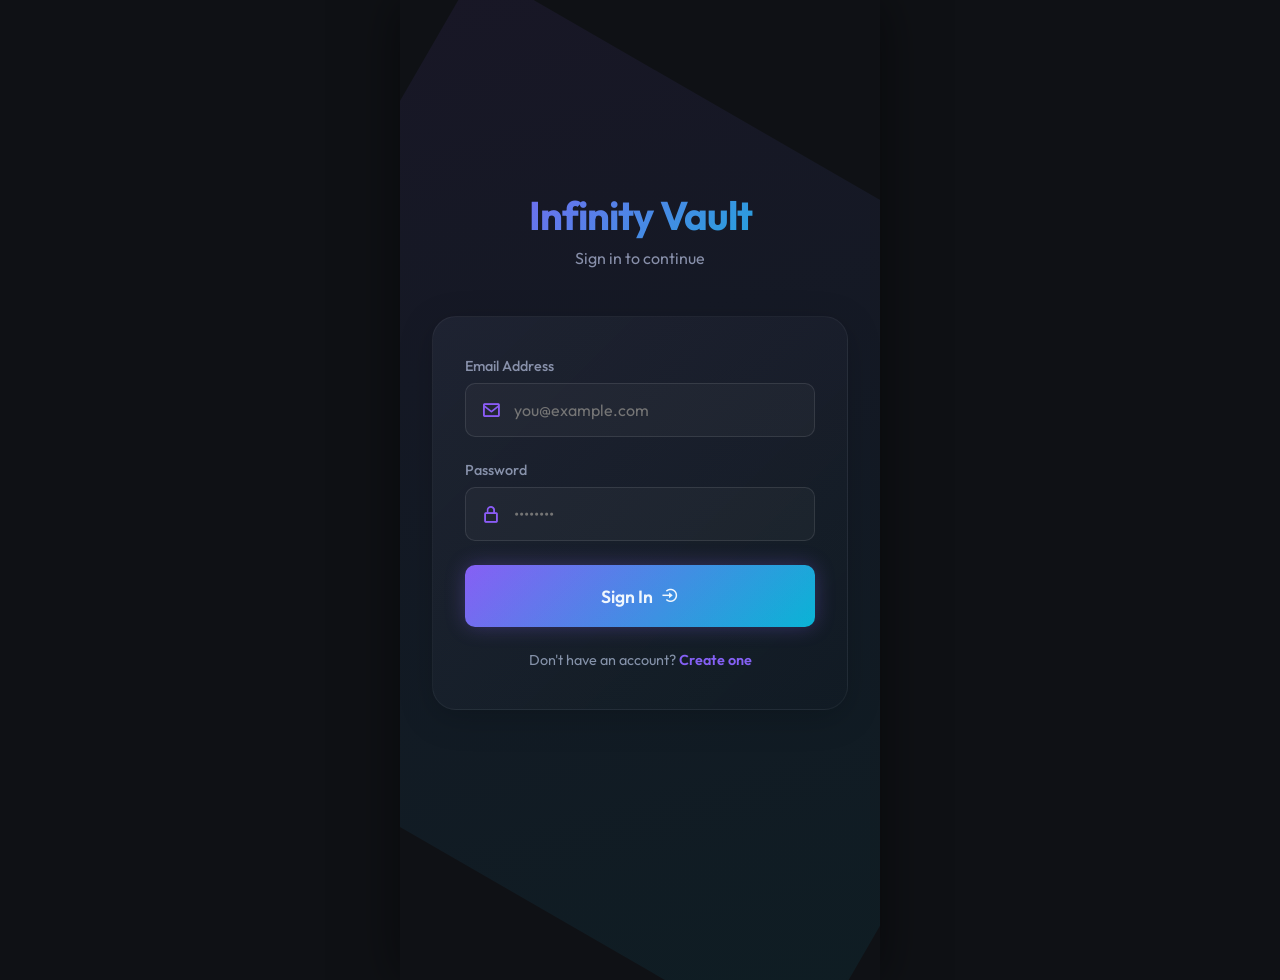
<file: expense_tracker/index.html>
<!DOCTYPE html>
<html lang="en">
<head>
    <meta charset="UTF-8">
    <meta name="viewport" content="width=device-width, initial-scale=1.0">
    <title>Infinity Vault | Expense Tracker</title>
    <meta name="description" content="A premium personal expense tracker with stunning UI.">
    <link rel="preconnect" href="https://fonts.googleapis.com">
    <link rel="preconnect" href="https://fonts.gstatic.com" crossorigin>
    <link href="https://fonts.googleapis.com/css2?family=Outfit:wght@300;400;500;600;700&display=swap" rel="stylesheet">
    <link rel="stylesheet" href="style.css">
    <link href="https://unpkg.com/boxicons@2.1.4/css/boxicons.min.css" rel="stylesheet">
    <link rel="stylesheet" href="auth.css">
</head>
<body>
    <div class="app-container">
        <!-- Header / Balance Section -->
        <header class="hero-section">
            <div class="top-bar">
                <div class="greeting">
                    <h1 id="user-greeting">Hi!</h1>
                    <p>Welcome back</p>
                </div>
                <div class="profile-actions" style="display: flex; gap: 1rem; align-items: center;">
                    <button class="logout-btn" id="logout-btn">
                        <i class='bx bx-log-out'></i> Logout
                    </button>
                    <div class="profile-pic">
                        <img src="https://i.pravatar.cc/150?u=a042581f4e29026704d" alt="Profile">
                    </div>
                </div>
            </div>

            <div class="balance-card">
                <div class="glow-effect"></div>
                <div class="balance-content">
                    <p class="balance-label">Total Balance</p>
                    <h2 class="balance-amount" id="total-balance">$0.00</h2>
                    
                    <div class="income-expense-row">
                        <div class="stat-box income">
                            <div class="icon-wrap"><i class='bx bx-trending-up'></i></div>
                            <div class="stat-info">
                                <span>Income</span>
                                <strong id="total-income">+$0.00</strong>
                            </div>
                        </div>
                        <div class="stat-line"></div>
                        <div class="stat-box expense">
                            <div class="icon-wrap"><i class='bx bx-trending-down'></i></div>
                            <div class="stat-info">
                                <span>Expense</span>
                                <strong id="total-expense">-$0.00</strong>
                            </div>
                        </div>
                    </div>
                </div>
            </div>
        </header>

        <!-- Main Content Section -->
        <main class="content-section">
            <div class="section-header">
                <h3>Recent Transactions</h3>
                <button class="view-all">View All</button>
            </div>
            
            <div class="transaction-list" id="transaction-list">
                <!-- Transactions will be dynamically injected here -->
                <div class="empty-state">
                    <i class='bx bx-wallet'></i>
                    <p>No transactions yet.</p>
                </div>
            </div>
        </main>

        <!-- Floating Action Button -->
        <button class="fab" id="open-modal-btn" aria-label="Add Transaction">
            <i class='bx bx-plus'></i>
        </button>

        <!-- Add Transaction Modal -->
        <div class="modal-overlay" id="transaction-modal">
            <div class="modal-content">
                <button class="close-modal" id="close-modal-btn"><i class='bx bx-x'></i></button>
                <h2>Add Transaction</h2>
                <form id="transaction-form">
                    <div class="form-group">
                        <label for="type">Type</label>
                        <div class="type-toggle">
                            <input type="radio" id="type-expense" name="type" value="expense" checked>
                            <label for="type-expense" class="toggle-btn expense-btn">Expense</label>
                            
                            <input type="radio" id="type-income" name="type" value="income">
                            <label for="type-income" class="toggle-btn income-btn">Income</label>
                        </div>
                    </div>

                    <div class="form-group">
                        <label for="amount">Amount</label>
                        <div class="input-with-icon">
                            <i class='bx bx-dollar'></i>
                            <input type="number" id="amount" step="0.01" placeholder="0.00" required>
                        </div>
                    </div>

                    <div class="form-group">
                        <label for="title">Title / Description</label>
                        <div class="input-with-icon">
                            <i class='bx bx-edit-alt'></i>
                            <input type="text" id="title" placeholder="Groceries, Salary, etc." required>
                        </div>
                    </div>
                    
                    <div class="form-group">
                        <label for="category">Category</label>
                        <div class="input-with-icon">
                            <i class='bx bx-category'></i>
                            <select id="category" required>
                                <option value="food">Food & Dining</option>
                                <option value="shopping">Shopping</option>
                                <option value="transport">Transportation</option>
                                <option value="bills">Bills & Utilities</option>
                                <option value="entertainment">Entertainment</option>
                                <option value="health">Health & Fitness</option>
                                <option value="salary">Salary</option>
                                <option value="other">Other</option>
                            </select>
                        </div>
                    </div>

                    <button type="submit" class="submit-btn" id="submit-btn">
                        <span>Save Transaction</span>
                        <i class='bx bx-check'></i>
                    </button>
                </form>
            </div>
        </div>
    </div>
    <script src="auth.js"></script>
    <script src="script.js"></script>
</body>
</html>
</file>
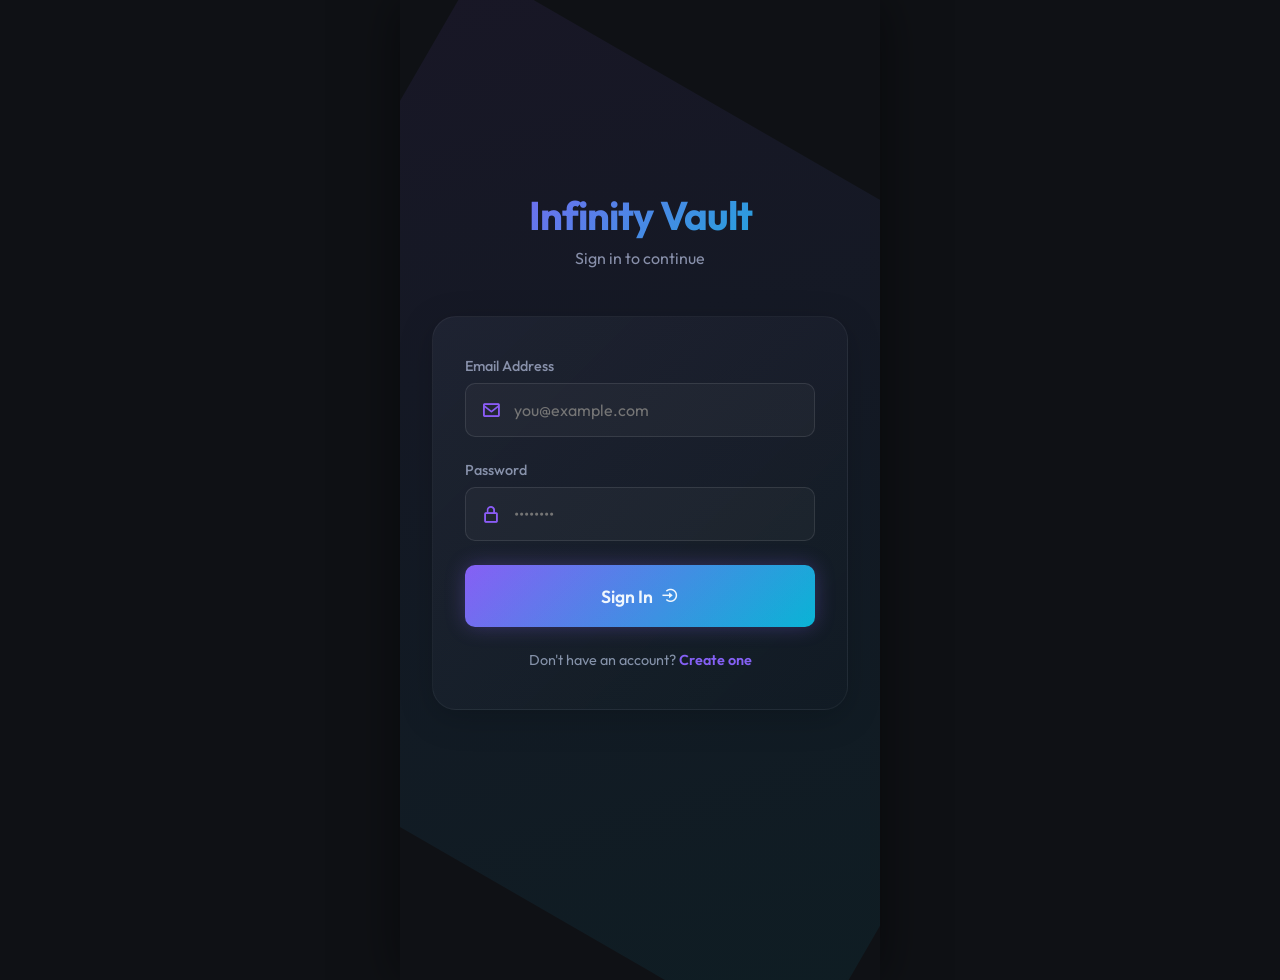
<file: expense_tracker/login.html>
<!DOCTYPE html>
<html lang="en">
<head>
    <meta charset="UTF-8">
    <meta name="viewport" content="width=device-width, initial-scale=1.0">
    <title>Login | Infinity Vault</title>
    <link href="https://fonts.googleapis.com/css2?family=Outfit:wght@300;400;500;600;700&display=swap" rel="stylesheet">
    <link href="https://unpkg.com/boxicons@2.1.4/css/boxicons.min.css" rel="stylesheet">
    <link rel="stylesheet" href="style.css">
    <link rel="stylesheet" href="auth.css">
</head>
<body>
    <div class="app-container">
        <div class="auth-wrapper">
            <div class="auth-header">
                <h1>Infinity Vault</h1>
                <p>Sign in to continue</p>
            </div>
            
            <div class="auth-card">
                <div class="glow-effect"></div>
                <div id="auth-error-msg" class="auth-error"></div>
                
                <form id="login-form">
                    <div class="form-group">
                        <label for="email">Email Address</label>
                        <div class="input-with-icon">
                            <i class='bx bx-envelope'></i>
                            <input type="email" id="email" placeholder="you@example.com" required>
                        </div>
                    </div>

                    <div class="form-group">
                        <label for="password">Password</label>
                        <div class="input-with-icon">
                            <i class='bx bx-lock-alt'></i>
                            <input type="password" id="password" placeholder="••••••••" required>
                        </div>
                    </div>

                    <button type="submit" class="submit-btn" id="login-btn">
                        <span>Sign In</span>
                        <i class='bx bx-log-in-circle'></i>
                    </button>
                </form>
                
                <div class="auth-link">
                    Don't have an account? <a href="signup.html">Create one</a>
                </div>
            </div>
        </div>
    </div>

    <script src="auth.js"></script>
    <script>
        redirectIfAuth();
        
        document.getElementById('login-form').addEventListener('submit', (e) => {
            e.preventDefault();
            const email = document.getElementById('email').value;
            const password = document.getElementById('password').value;
            const errorDiv = document.getElementById('auth-error-msg');
            
            const result = loginUser(email, password);
            if (result.success) {
                window.location.href = 'index.html';
            } else {
                errorDiv.innerText = result.message;
                errorDiv.style.display = 'block';
            }
        });
    </script>
</body>
</html>
</file>
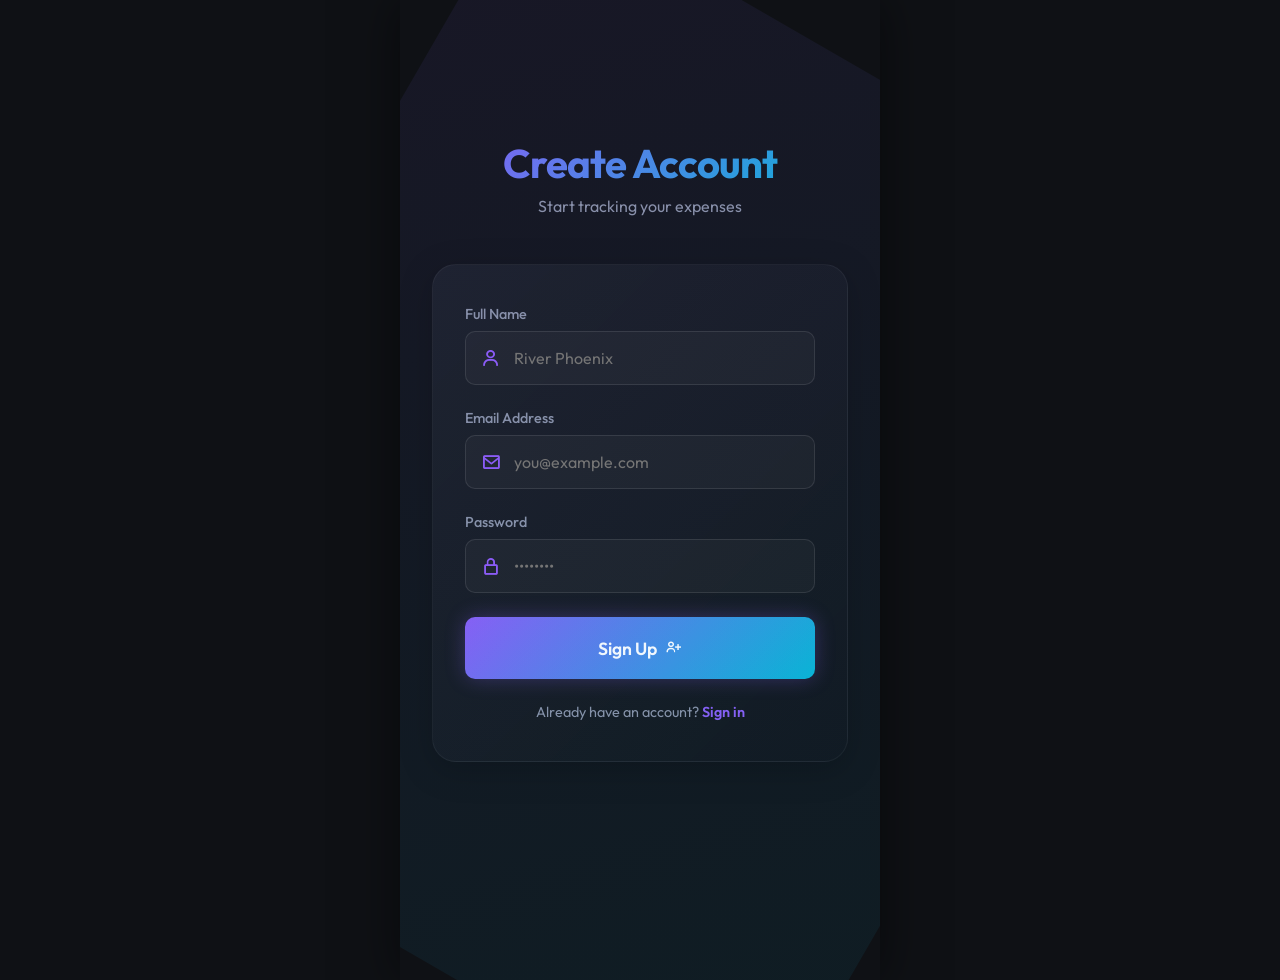
<file: expense_tracker/signup.html>
<!DOCTYPE html>
<html lang="en">
<head>
    <meta charset="UTF-8">
    <meta name="viewport" content="width=device-width, initial-scale=1.0">
    <title>Sign Up | Infinity Vault</title>
    <link href="https://fonts.googleapis.com/css2?family=Outfit:wght@300;400;500;600;700&display=swap" rel="stylesheet">
    <link href="https://unpkg.com/boxicons@2.1.4/css/boxicons.min.css" rel="stylesheet">
    <link rel="stylesheet" href="style.css">
    <link rel="stylesheet" href="auth.css">
</head>
<body>
    <div class="app-container">
        <div class="auth-wrapper">
            <div class="auth-header">
                <h1>Create Account</h1>
                <p>Start tracking your expenses</p>
            </div>
            
            <div class="auth-card">
                <div class="glow-effect"></div>
                <div id="auth-error-msg" class="auth-error"></div>
                
                <form id="signup-form">
                    <div class="form-group">
                        <label for="name">Full Name</label>
                        <div class="input-with-icon">
                            <i class='bx bx-user'></i>
                            <input type="text" id="name" placeholder="River Phoenix" required>
                        </div>
                    </div>

                    <div class="form-group">
                        <label for="email">Email Address</label>
                        <div class="input-with-icon">
                            <i class='bx bx-envelope'></i>
                            <input type="email" id="email" placeholder="you@example.com" required>
                        </div>
                    </div>

                    <div class="form-group">
                        <label for="password">Password</label>
                        <div class="input-with-icon">
                            <i class='bx bx-lock-alt'></i>
                            <input type="password" id="password" placeholder="••••••••" required minlength="6">
                        </div>
                    </div>

                    <button type="submit" class="submit-btn" id="signup-btn">
                        <span>Sign Up</span>
                        <i class='bx bx-user-plus'></i>
                    </button>
                </form>
                
                <div class="auth-link">
                    Already have an account? <a href="login.html">Sign in</a>
                </div>
            </div>
        </div>
    </div>

    <script src="auth.js"></script>
    <script>
        redirectIfAuth();
        
        document.getElementById('signup-form').addEventListener('submit', (e) => {
            e.preventDefault();
            const name = document.getElementById('name').value;
            const email = document.getElementById('email').value;
            const password = document.getElementById('password').value;
            const errorDiv = document.getElementById('auth-error-msg');
            
            const result = signupUser(name, email, password);
            if (result.success) {
                window.location.href = 'index.html';
            } else {
                errorDiv.innerText = result.message;
                errorDiv.style.display = 'block';
            }
        });
    </script>
</body>
</html>
</file>
<file: expense_tracker/style.css>
:root {
    /* Color Palette */
    --bg-dark: #0f1115;
    --bg-card: #1c1f26;
    --bg-card-hover: #252933;
    --text-main: #ffffff;
    --text-muted: #8b92a5;
    
    --accent-primary: #8b5cf6; /* Violet */
    --accent-secondary: #06b6d4; /* Cyan */
    
    --success: #10b981;
    --danger: #ef4444;
    
    /* Gradients */
    --gradient-card: linear-gradient(135deg, rgba(28, 31, 38, 0.8) 0%, rgba(15, 17, 21, 0.9) 100%);
    --gradient-glow: linear-gradient(135deg, rgba(139, 92, 246, 0.15) 0%, rgba(6, 182, 212, 0.15) 100%);
    --gradient-primary: linear-gradient(135deg, #8b5cf6 0%, #06b6d4 100%);
    
    /* Shadows */
    --shadow-soft: 0 8px 32px rgba(0, 0, 0, 0.3);
    --shadow-glow: 0 0 20px rgba(139, 92, 246, 0.3);
    
    --radius-lg: 24px;
    --radius-md: 16px;
    --radius-sm: 10px;
    
    --transition: all 0.3s cubic-bezier(0.25, 0.8, 0.25, 1);
}

* {
    margin: 0;
    padding: 0;
    box-sizing: border-box;
    font-family: 'Outfit', sans-serif;
    -webkit-tap-highlight-color: transparent;
}

body {
    background-color: var(--bg-dark);
    color: var(--text-main);
    display: flex;
    justify-content: center;
    min-height: 100vh;
}

/* App Container simulates a mobile app view on desktop */
.app-container {
    width: 100%;
    max-width: 480px;
    background-color: var(--bg-dark);
    position: relative;
    min-height: 100vh;
    box-shadow: 0 0 50px rgba(0,0,0,0.5);
    overflow-x: hidden;
    padding-bottom: 80px;
}

/* Header Section */
.hero-section {
    padding: 2rem 1.5rem 1rem;
    position: relative;
}

.top-bar {
    display: flex;
    justify-content: space-between;
    align-items: center;
    margin-bottom: 2rem;
}

.greeting h1 {
    font-size: 1.5rem;
    font-weight: 600;
    letter-spacing: -0.5px;
}

.greeting p {
    color: var(--text-muted);
    font-size: 0.9rem;
    margin-top: 2px;
}

.profile-pic img {
    width: 48px;
    height: 48px;
    border-radius: 50%;
    border: 2px solid var(--accent-primary);
    object-fit: cover;
}

/* Balance Card */
.balance-card {
    position: relative;
    background: var(--gradient-card);
    border-radius: var(--radius-lg);
    padding: 2rem;
    border: 1px solid rgba(255, 255, 255, 0.05);
    box-shadow: var(--shadow-soft);
    overflow: hidden;
}

.glow-effect {
    position: absolute;
    top: -50%;
    left: -50%;
    width: 200%;
    height: 200%;
    background: var(--gradient-glow);
    z-index: 0;
    pointer-events: none;
    transform: rotate(30deg);
}

.balance-content {
    position: relative;
    z-index: 1;
}

.balance-label {
    color: var(--text-muted);
    font-size: 0.95rem;
    font-weight: 500;
    text-transform: uppercase;
    letter-spacing: 1px;
}

.balance-amount {
    font-size: 2.75rem;
    font-weight: 700;
    margin: 0.5rem 0 1.5rem;
    background: var(--gradient-primary);
    -webkit-background-clip: text;
    -webkit-text-fill-color: transparent;
    letter-spacing: -1px;
}

.income-expense-row {
    display: flex;
    align-items: center;
    justify-content: space-between;
    background: rgba(0, 0, 0, 0.2);
    padding: 1rem;
    border-radius: var(--radius-md);
    backdrop-filter: blur(10px);
}

.stat-box {
    display: flex;
    align-items: center;
    gap: 0.75rem;
}

.stat-box.income .icon-wrap {
    color: var(--success);
    background: rgba(16, 185, 129, 0.1);
}

.stat-box.expense .icon-wrap {
    color: var(--danger);
    background: rgba(239, 68, 68, 0.1);
}

.icon-wrap {
    width: 40px;
    height: 40px;
    border-radius: 50%;
    display: flex;
    align-items: center;
    justify-content: center;
    font-size: 1.25rem;
}

.stat-info span {
    display: block;
    font-size: 0.8rem;
    color: var(--text-muted);
    margin-bottom: 2px;
}

.stat-info strong {
    font-size: 1.05rem;
    font-weight: 600;
}

.stat-line {
    width: 1px;
    height: 30px;
    background: rgba(255, 255, 255, 0.1);
}

/* Main Content */
.content-section {
    padding: 1.5rem;
}

.section-header {
    display: flex;
    justify-content: space-between;
    align-items: center;
    margin-bottom: 1.5rem;
}

.section-header h3 {
    font-size: 1.2rem;
    font-weight: 600;
}

.view-all {
    background: none;
    border: none;
    color: var(--accent-secondary);
    font-size: 0.9rem;
    font-weight: 500;
    cursor: pointer;
    transition: var(--transition);
}

.view-all:hover {
    color: #fff;
}

/* Transaction List */
.transaction-list {
    display: flex;
    flex-direction: column;
    gap: 1rem;
}

.transaction-item {
    display: flex;
    align-items: center;
    padding: 1.25rem;
    background-color: var(--bg-card);
    border-radius: var(--radius-md);
    transition: var(--transition);
    border: 1px solid transparent;
    cursor: pointer;
}

.transaction-item:hover {
    background-color: var(--bg-card-hover);
    border-color: rgba(255, 255, 255, 0.05);
    transform: translateY(-2px);
    box-shadow: 0 4px 15px rgba(0,0,0,0.2);
}

.tx-icon {
    width: 48px;
    height: 48px;
    border-radius: --radius-md;
    display: flex;
    align-items: center;
    justify-content: center;
    font-size: 1.5rem;
    margin-right: 1rem;
    background: rgba(255,255,255,0.05);
    border-radius: var(--radius-sm);
}

.tx-details {
    flex: 1;
}

.tx-title {
    font-size: 1.05rem;
    font-weight: 500;
    margin-bottom: 4px;
}

.tx-date {
    font-size: 0.8rem;
    color: var(--text-muted);
}

.tx-amount {
    font-weight: 600;
    font-size: 1.1rem;
}

.tx-amount.income {
    color: var(--success);
}

.tx-amount.expense {
    color: var(--text-main);
}

.empty-state {
    text-align: center;
    padding: 3rem 0;
    color: var(--text-muted);
}

.empty-state i {
    font-size: 3rem;
    opacity: 0.3;
    margin-bottom: 1rem;
}

/* Floating Action Button */
.fab {
    position: fixed;
    bottom: 2rem;
    right: 50%;
    transform: translateX(50%);
    width: 60px;
    height: 60px;
    border-radius: 50%;
    background: var(--gradient-primary);
    border: none;
    color: white;
    font-size: 2rem;
    display: flex;
    align-items: center;
    justify-content: center;
    box-shadow: var(--shadow-glow);
    cursor: pointer;
    z-index: 100;
    transition: var(--transition);
}

@media (min-width: 481px) {
    .fab {
        right: calc(50% - 200px); /* Position relative to the app container on larger screens */
        transform: none;
    }
}

.fab:hover {
    transform: translateX(50%) scale(1.05);
    box-shadow: 0 0 30px rgba(139, 92, 246, 0.5);
}
@media (min-width: 481px) {
    .fab:hover {
        transform: scale(1.05);
    }
}

.fab:active {
    transform: translateX(50%) scale(0.95);
}
@media (min-width: 481px) {
    .fab:active {
        transform: scale(0.95);
    }
}

/* Modal */
.modal-overlay {
    position: fixed;
    top: 0;
    left: 0;
    width: 100%;
    height: 100%;
    background: rgba(0, 0, 0, 0.6);
    backdrop-filter: blur(5px);
    display: flex;
    align-items: flex-end;
    justify-content: center;
    z-index: 1000;
    opacity: 0;
    visibility: hidden;
    transition: var(--transition);
}

.modal-overlay.active {
    opacity: 1;
    visibility: visible;
}

.modal-content {
    width: 100%;
    max-width: 480px;
    background: var(--bg-dark);
    border-radius: 24px 24px 0 0;
    padding: 2rem 1.5rem;
    transform: translateY(100%);
    transition: transform 0.4s cubic-bezier(0.25, 0.8, 0.25, 1);
    position: relative;
    border-top: 1px solid rgba(255,255,255,0.05);
}

.modal-overlay.active .modal-content {
    transform: translateY(0);
}

.close-modal {
    position: absolute;
    top: 1.5rem;
    right: 1.5rem;
    background: rgba(255,255,255,0.05);
    border: none;
    color: var(--text-muted);
    width: 36px;
    height: 36px;
    border-radius: 50%;
    display: flex;
    align-items: center;
    justify-content: center;
    font-size: 1.5rem;
    cursor: pointer;
    transition: var(--transition);
}

.close-modal:hover {
    background: rgba(255,255,255,0.1);
    color: white;
}

.modal-content h2 {
    margin-bottom: 2rem;
    font-size: 1.5rem;
    font-weight: 600;
}

.form-group {
    margin-bottom: 1.5rem;
}

.form-group label {
    display: block;
    margin-bottom: 0.5rem;
    color: var(--text-muted);
    font-size: 0.9rem;
    font-weight: 500;
}

/* Custom Type Toggle */
.type-toggle {
    display: flex;
    background: rgba(255, 255, 255, 0.05);
    border-radius: var(--radius-sm);
    padding: 4px;
    gap: 4px;
}

.type-toggle input {
    display: none;
}

.toggle-btn {
    flex: 1;
    text-align: center;
    padding: 0.75rem;
    border-radius: var(--radius-sm);
    cursor: pointer;
    font-weight: 500;
    transition: var(--transition);
    color: var(--text-muted);
}

#type-expense:checked ~ .expense-btn {
    background: rgba(239, 68, 68, 0.15);
    color: var(--danger);
}

#type-income:checked ~ .income-btn {
    background: rgba(16, 185, 129, 0.15);
    color: var(--success);
}

/* Custom Inputs */
.input-with-icon {
    position: relative;
    display: flex;
    align-items: center;
}

.input-with-icon i {
    position: absolute;
    left: 1rem;
    color: var(--accent-primary);
    font-size: 1.25rem;
}

.input-with-icon input,
.input-with-icon select {
    width: 100%;
    background: rgba(255, 255, 255, 0.03);
    border: 1px solid rgba(255, 255, 255, 0.1);
    padding: 1rem 1rem 1rem 3rem;
    border-radius: var(--radius-sm);
    color: white;
    font-size: 1rem;
    transition: var(--transition);
    outline: none;
    appearance: none;
}

.input-with-icon select option {
    background: var(--bg-card);
    color: white;
}

.input-with-icon input:focus,
.input-with-icon select:focus {
    border-color: var(--accent-primary);
    background: rgba(255, 255, 255, 0.07);
    box-shadow: 0 0 0 4px rgba(139, 92, 246, 0.1);
}

/* Modern Submit Button */
.submit-btn {
    width: 100%;
    padding: 1.2rem;
    margin-top: 1rem;
    border: none;
    border-radius: var(--radius-sm);
    background: var(--gradient-primary);
    color: white;
    font-size: 1.1rem;
    font-weight: 600;
    cursor: pointer;
    display: flex;
    align-items: center;
    justify-content: center;
    gap: 0.5rem;
    transition: var(--transition);
    box-shadow: var(--shadow-glow);
}

.submit-btn:hover {
    transform: translateY(-2px);
    box-shadow: 0 10px 25px rgba(139, 92, 246, 0.4);
}

.submit-btn:active {
    transform: translateY(0);
}

/* Input utilities */
input[type="number"]::-webkit-inner-spin-button, 
input[type="number"]::-webkit-outer-spin-button { 
  -webkit-appearance: none; 
  margin: 0; 
}
input[type="number"] {
    -moz-appearance: textfield;
}

/* Category Icons Map */
.cat-food { color: #f59e0b; }
.cat-shopping { color: #ec4899; }
.cat-transport { color: #3b82f6; }
.cat-bills { color: #ef4444; }
.cat-entertainment { color: #8b5cf6; }
.cat-health { color: #10b981; }
.cat-salary { color: #10b981; }
.cat-other { color: #6b7280; }
</file>
<file: expense_tracker/auth.css>
/* Authentication Specific Styles */
.auth-wrapper {
    width: 100%;
    min-height: 100vh;
    display: flex;
    flex-direction: column;
    justify-content: center;
    padding: 2rem;
    position: relative;
    z-index: 1;
}

.auth-header {
    text-align: center;
    margin-bottom: 3rem;
}

.auth-header h1 {
    font-size: 2.5rem;
    font-weight: 700;
    margin-bottom: 0.5rem;
    background: var(--gradient-primary);
    -webkit-background-clip: text;
    -webkit-text-fill-color: transparent;
    letter-spacing: -1px;
}

.auth-header p {
    color: var(--text-muted);
    font-size: 1rem;
}

.auth-card {
    background: var(--gradient-card);
    padding: 2.5rem 2rem;
    border-radius: var(--radius-lg);
    border: 1px solid rgba(255, 255, 255, 0.05);
    box-shadow: var(--shadow-soft);
    position: relative;
}

.auth-card .glow-effect {
    opacity: 0.5;
}

.auth-error {
    background: rgba(239, 68, 68, 0.1);
    color: var(--danger);
    padding: 0.8rem;
    border-radius: var(--radius-sm);
    margin-bottom: 1.5rem;
    text-align: center;
    font-size: 0.9rem;
    display: none;
    border: 1px solid rgba(239, 68, 68, 0.2);
}

.auth-link {
    text-align: center;
    margin-top: 1.5rem;
    color: var(--text-muted);
    font-size: 0.9rem;
}

.auth-link a {
    color: var(--accent-primary);
    text-decoration: none;
    font-weight: 600;
    transition: var(--transition);
}

.auth-link a:hover {
    color: var(--accent-secondary);
}

.logout-btn {
    background: rgba(239, 68, 68, 0.1);
    color: var(--danger);
    border: 1px solid rgba(239, 68, 68, 0.2);
    padding: 0.5rem 1rem;
    border-radius: var(--radius-sm);
    cursor: pointer;
    font-weight: 500;
    font-size: 0.8rem;
    display: flex;
    align-items: center;
    gap: 0.4rem;
    transition: var(--transition);
}

.logout-btn:hover {
    background: rgba(239, 68, 68, 0.2);
}
</file>
